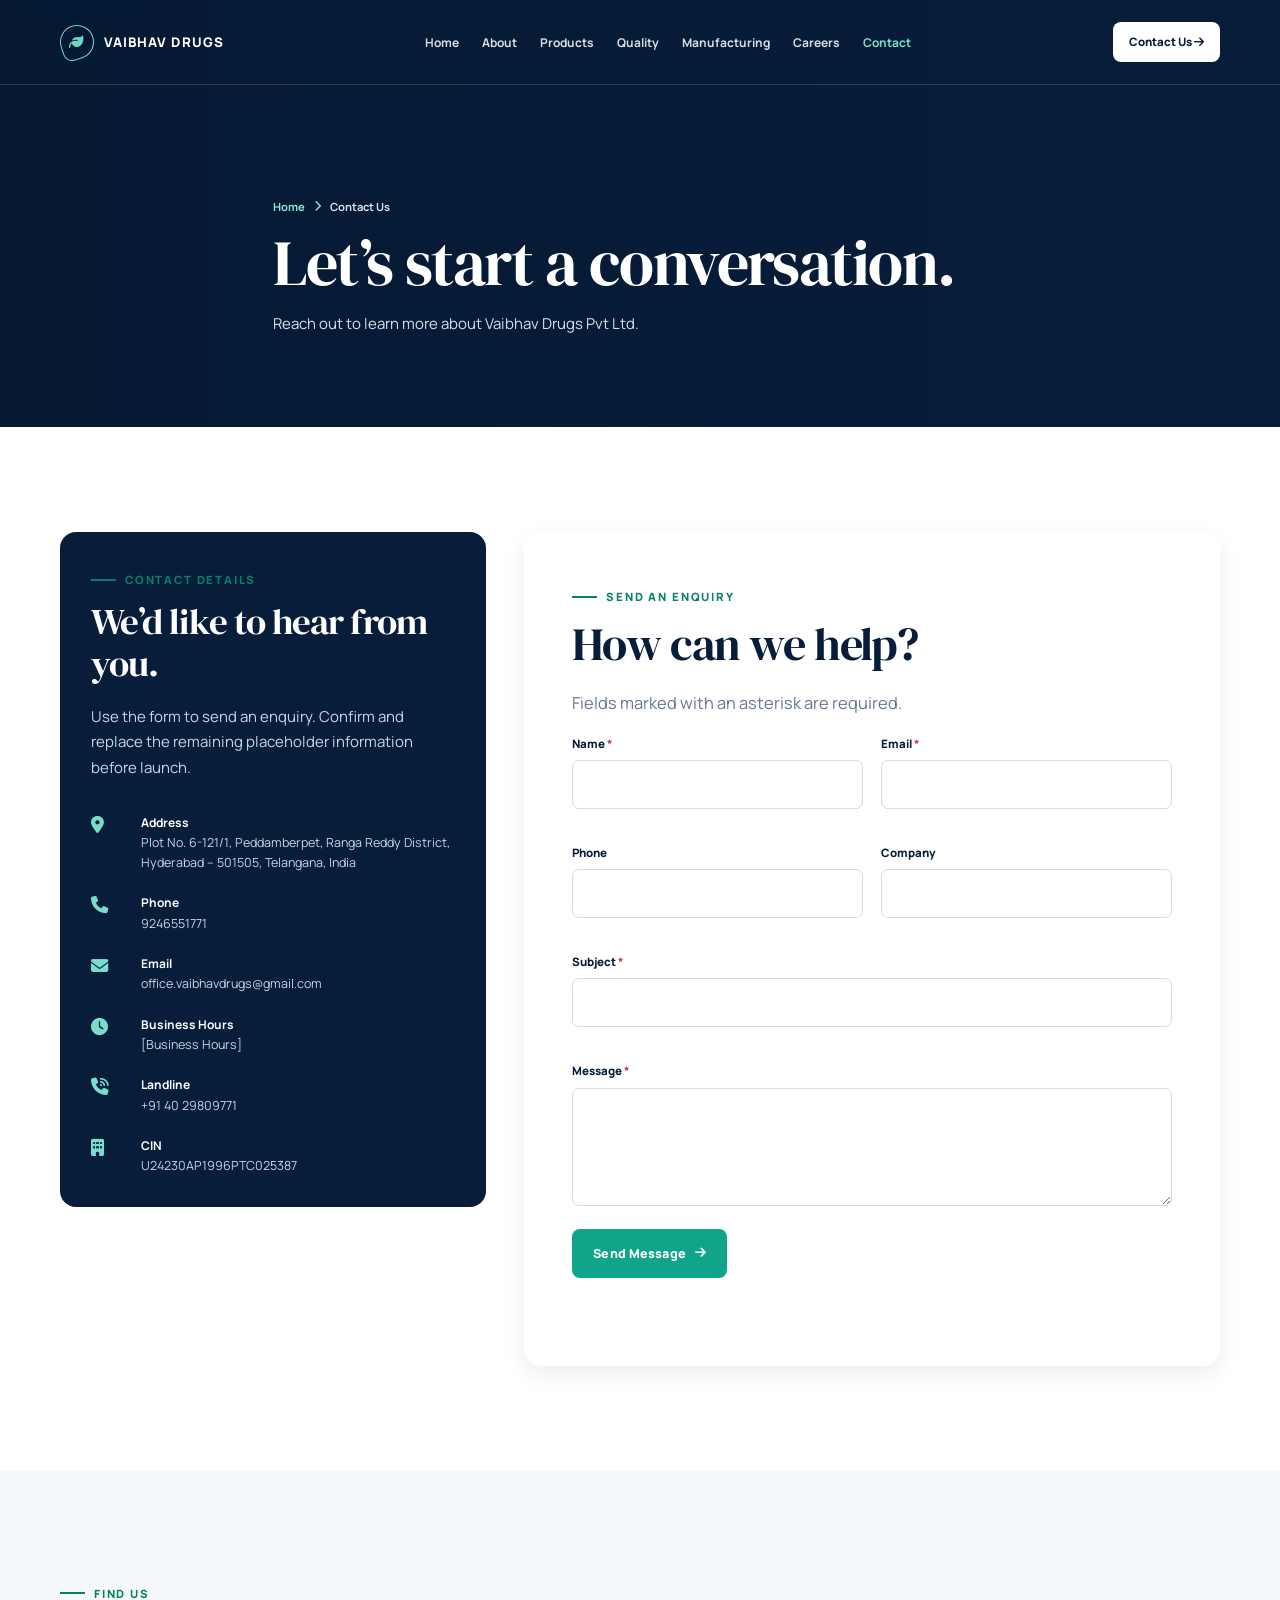
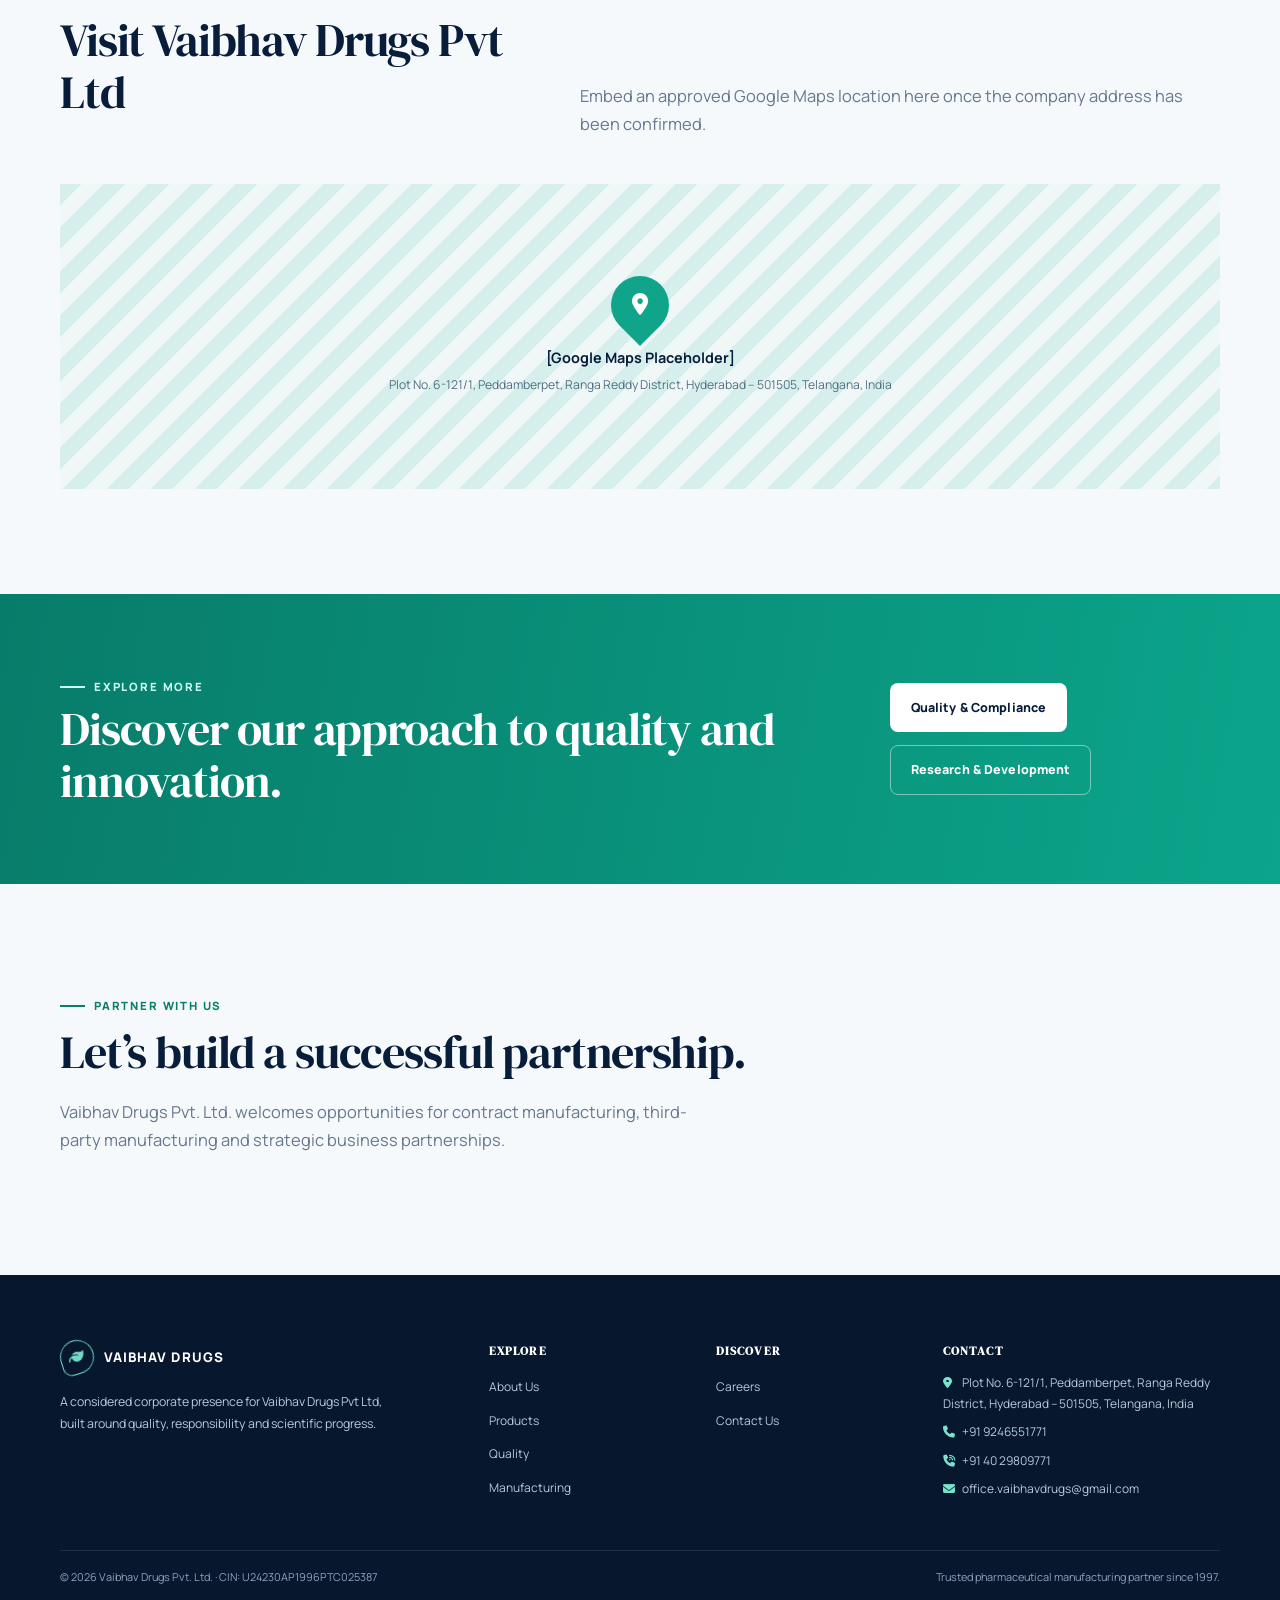
<file: contact.html>
<!doctype html>
<html lang="en"><head><meta charset="utf-8"><meta name="viewport" content="width=device-width, initial-scale=1"><title>Contact Us | Vaibhav Drugs Pvt Ltd</title><meta name="description" content="Contact Vaibhav Drugs Pvt Ltd. Company contact details are available as placeholders pending confirmation."><meta property="og:title" content="Contact Vaibhav Drugs Pvt Ltd"><meta property="og:type" content="website"><link rel="preconnect" href="https://fonts.googleapis.com"><link rel="preconnect" href="https://fonts.gstatic.com" crossorigin><link rel="stylesheet" href="https://cdnjs.cloudflare.com/ajax/libs/font-awesome/6.5.2/css/all.min.css"><link rel="stylesheet" href="css/style.css"><link rel="stylesheet" href="css/responsive.css"></head>
<body><a class="skip-link" href="#main-content">Skip to content</a><header class="site-header"><div class="container nav"><a class="brand" href="index.html" aria-label="Vaibhav Drugs home"><span class="brand-mark"><i class="fa-solid fa-leaf"></i></span>VAIBHAV DRUGS</a><button class="menu-toggle" aria-label="Toggle navigation" aria-expanded="false" aria-controls="main-menu"><span class="bar"></span><span class="bar"></span><span class="bar"></span></button><nav aria-label="Primary navigation"><ul class="nav-links" id="main-menu"><li><a href="index.html">Home</a></li><li><a href="about.html">About</a></li><li><a href="products.html">Products</a></li><li><a href="quality.html">Quality</a></li><li><a href="manufacturing.html">Manufacturing</a></li><li><a href="research.html">R&amp;D</a></li><li><a href="careers.html">Careers</a></li><li><a class="active" href="contact.html">Contact</a></li></ul></nav><a class="nav-contact" href="contact.html">Contact Us <i class="fa-solid fa-arrow-right"></i></a></div></header>
<main id="main-content"><section class="page-hero contact-hero"><div class="container hero-content"><div class="breadcrumbs"><a href="index.html">Home</a><i class="fa-solid fa-chevron-right"></i><span>Contact Us</span></div><h1>Let’s start a conversation.</h1><p>Reach out to learn more about Vaibhav Drugs Pvt Ltd.</p></div></section>
<section class="section"><div class="container contact-grid"><aside class="contact-card reveal"><span class="section-label">Contact details</span><h2>We’d like to hear from you.</h2><p>Use the form to send an enquiry. Confirm and replace the remaining placeholder information before launch.</p><div class="contact-list"><div class="contact-item"><i class="fa-solid fa-location-dot"></i><div><strong>Address</strong><span>[Company Address]</span></div></div><div class="contact-item"><i class="fa-solid fa-phone"></i><div><strong>Phone</strong><span><a href="tel:+919246551771">9246551771</a></span></div></div><div class="contact-item"><i class="fa-solid fa-envelope"></i><div><strong>Email</strong><span><a href="mailto:office.vaibhavdrugs@gmail.com">office.vaibhavdrugs@gmail.com</a></span></div></div><div class="contact-item"><i class="fa-solid fa-clock"></i><div><strong>Business Hours</strong><span>[Business Hours]</span></div></div></div></aside>
<div class="form-shell reveal"><span class="section-label">Send an enquiry</span><h2>How can we help?</h2><p class="lead">Fields marked with an asterisk are required.</p><form data-validate novalidate><div class="form-grid"><div class="field"><label for="contact-name">Name <span>*</span></label><input id="contact-name" name="name" required autocomplete="name"><span class="error"></span></div><div class="field"><label for="contact-email">Email <span>*</span></label><input id="contact-email" name="email" type="email" required autocomplete="email"><span class="error"></span></div><div class="field"><label for="contact-phone">Phone</label><input id="contact-phone" name="phone" type="tel" autocomplete="tel"><span class="error"></span></div><div class="field"><label for="contact-company">Company</label><input id="contact-company" name="company" autocomplete="organization"><span class="error"></span></div><div class="field full"><label for="contact-subject">Subject <span>*</span></label><input id="contact-subject" name="subject" required><span class="error"></span></div><div class="field full"><label for="contact-message">Message <span>*</span></label><textarea id="contact-message" name="message" required></textarea><span class="error"></span></div></div><button class="button button-primary" type="submit">Send Message <i class="fa-solid fa-arrow-right"></i></button><p class="form-status" aria-live="polite"></p></form></div></div></section>
<section class="section section-soft"><div class="container"><div class="split-heading reveal"><div><span class="section-label">Find us</span><h2>Visit Vaibhav Drugs Pvt Ltd</h2></div><p class="lead">Embed an approved Google Maps location here once the company address has been confirmed.</p></div><div class="map-placeholder reveal" role="img" aria-label="Map location placeholder"><div><div class="map-marker"><i class="fa-solid fa-location-dot"></i></div><strong>[Google Maps Placeholder]</strong><span>[Company Address]</span></div></div></div></section>
<section class="cta"><div class="container"><div><span class="section-label">Explore more</span><h2>Discover our approach to quality and innovation.</h2></div><div class="button-row"><a class="button button-light" href="quality.html">Quality &amp; Compliance</a><a class="button button-ghost-light" href="research.html">Research &amp; Development</a></div></div></section></main>
<footer data-site-footer></footer><script src="js/components.js"></script><script src="js/main.js"></script><script src="js/animations.js"></script></body></html>
</file>
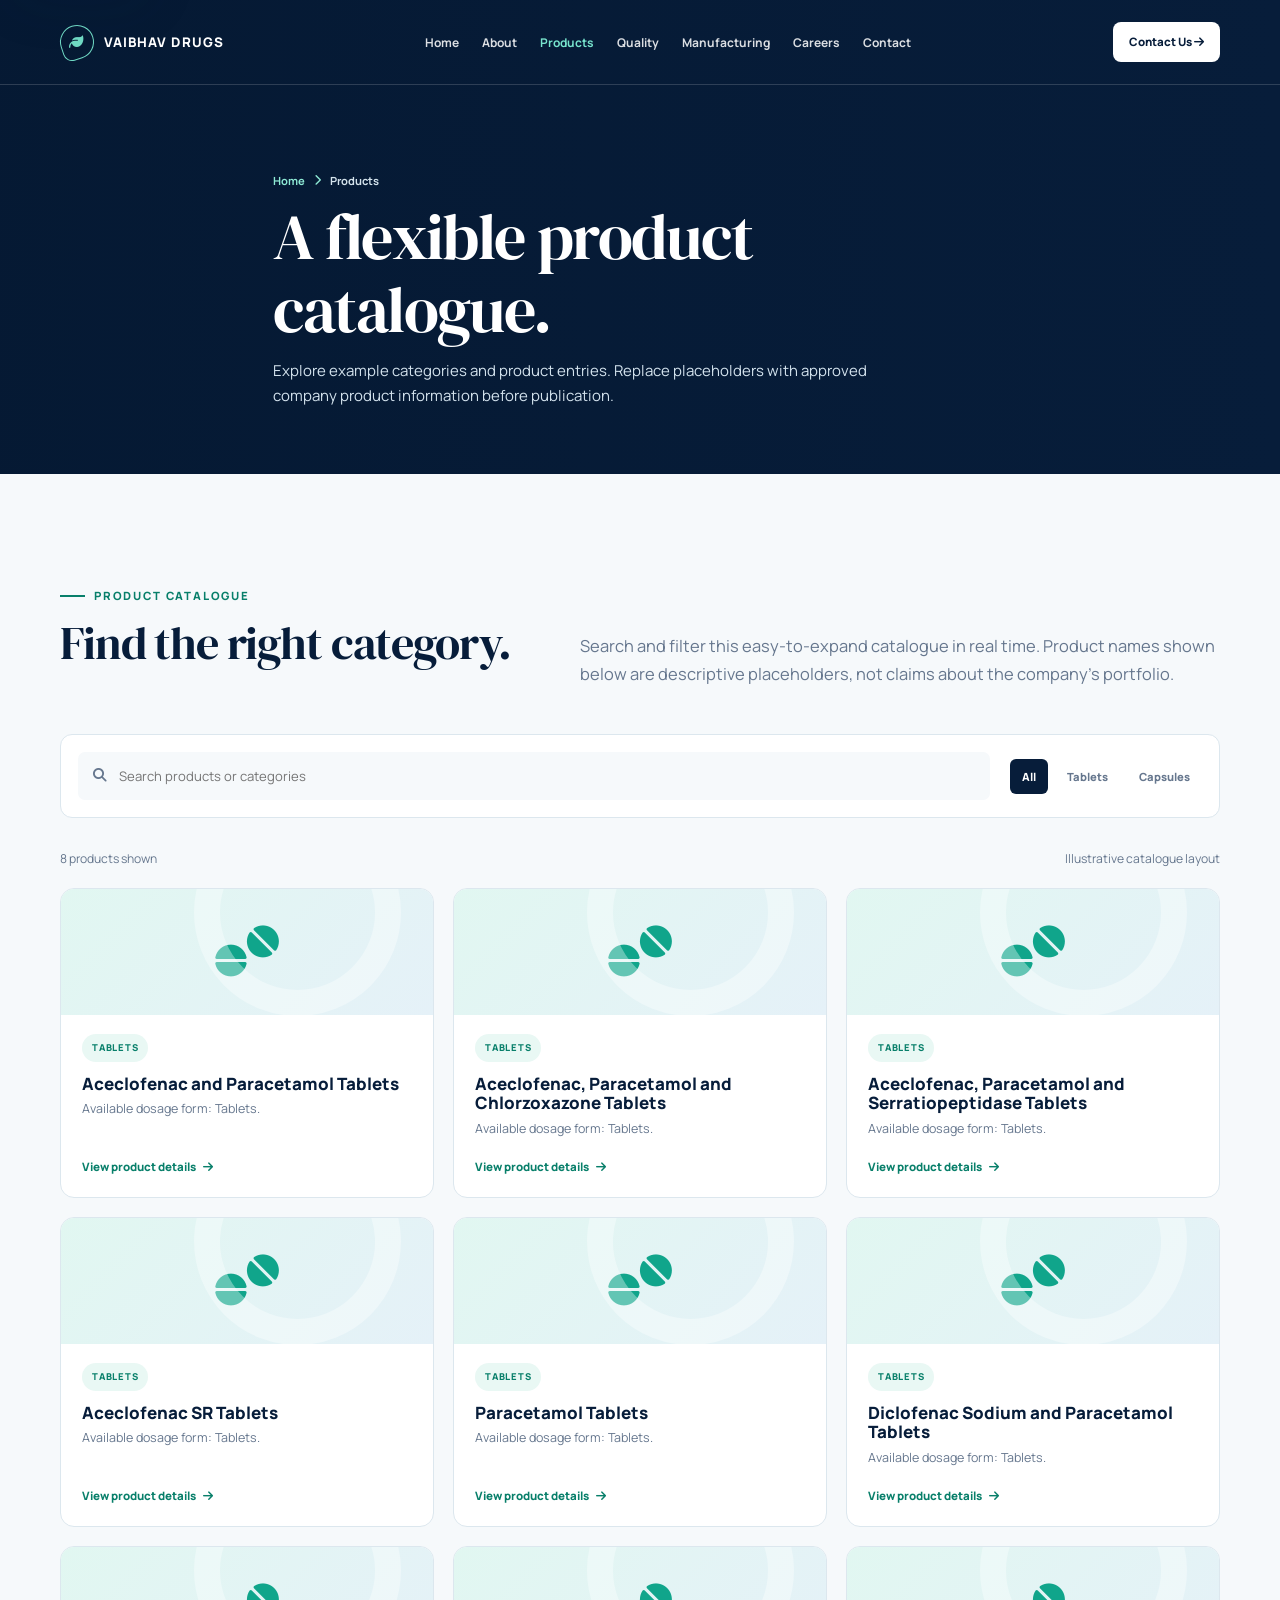
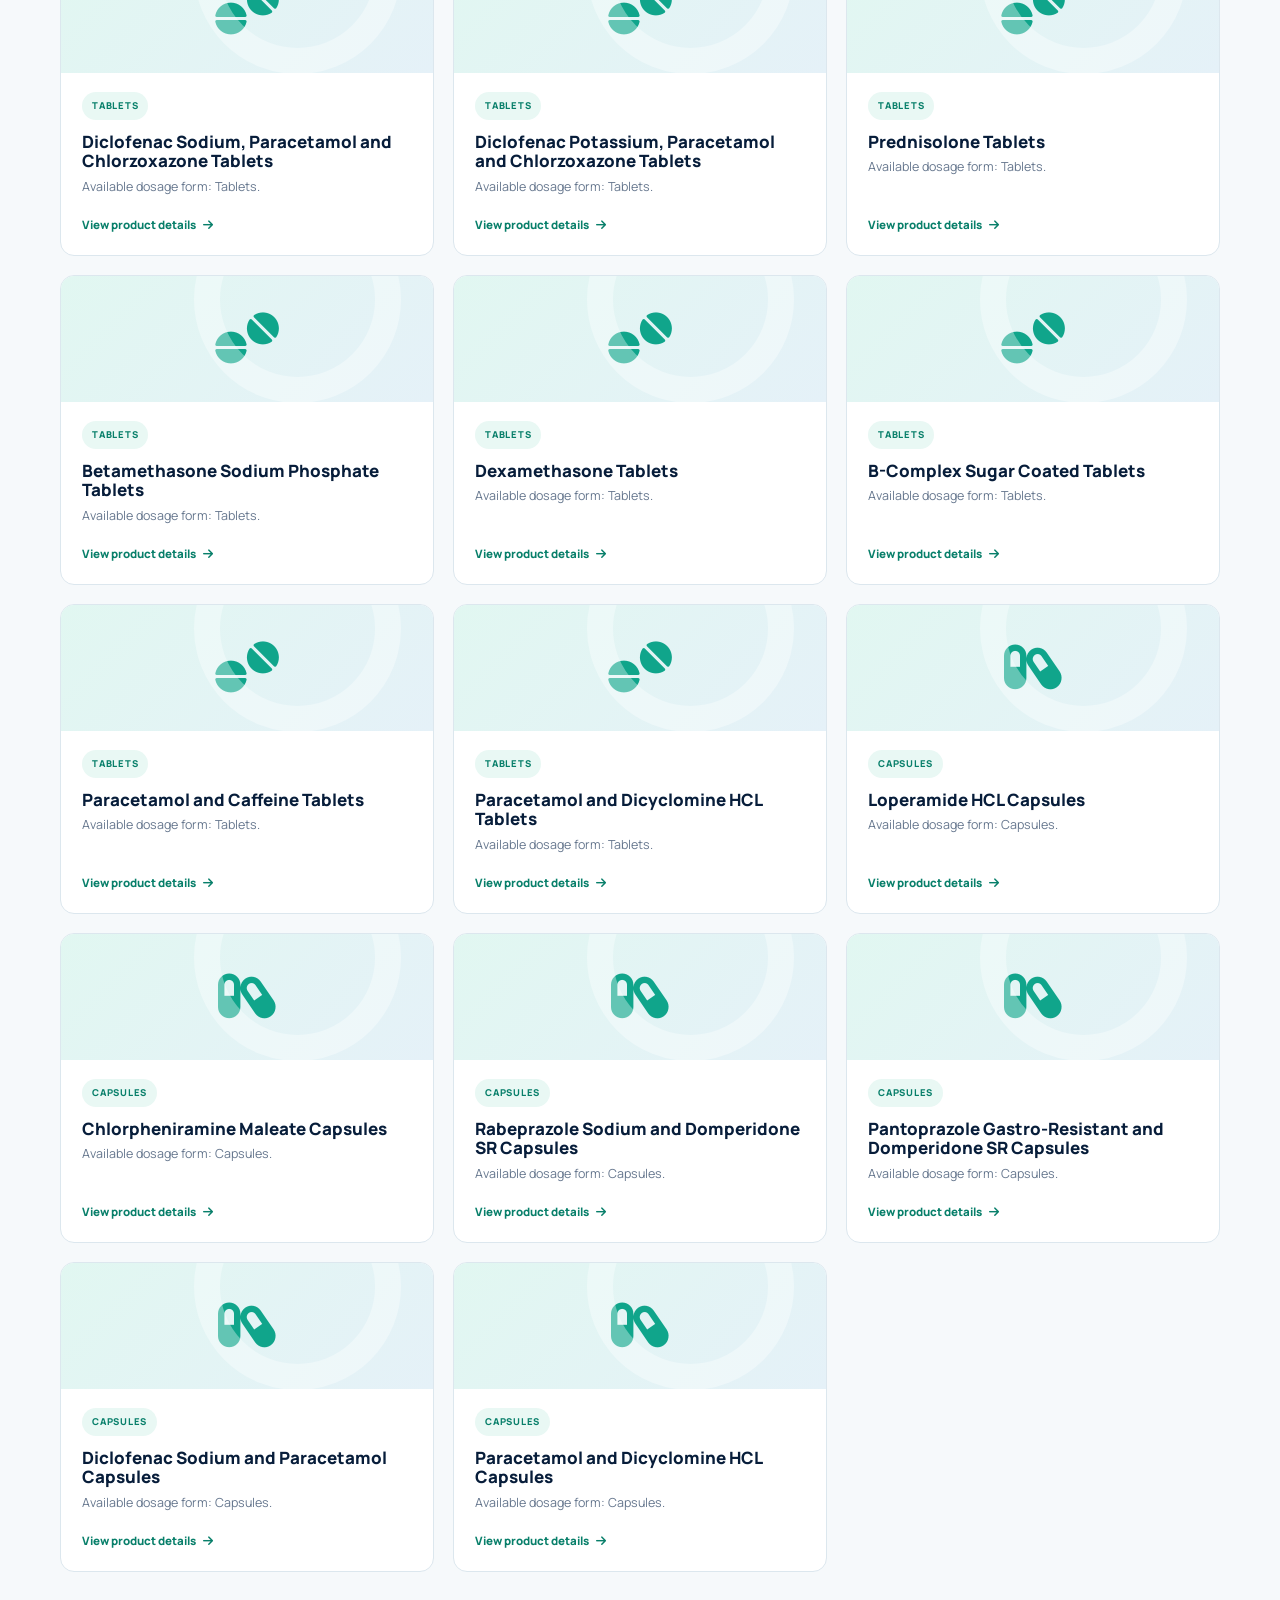
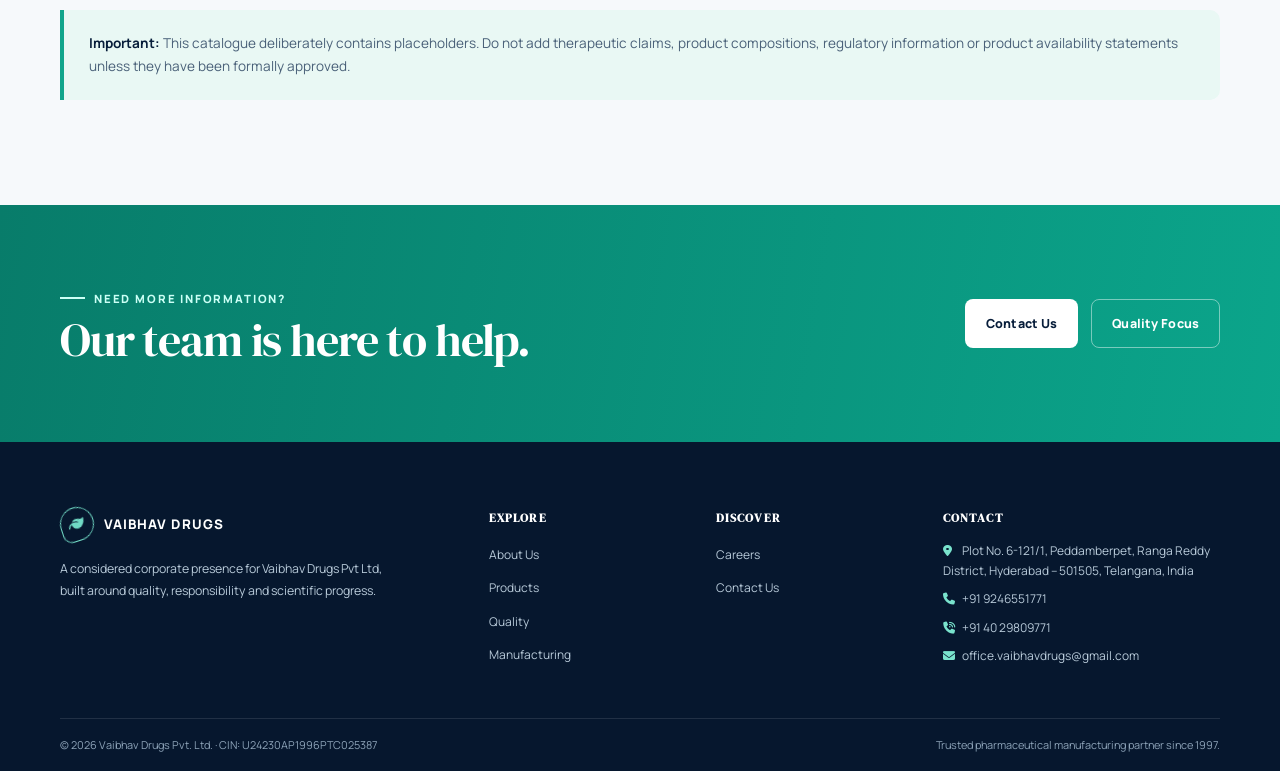
<file: products.html>
<!doctype html>
<html lang="en"><head><meta charset="utf-8"><meta name="viewport" content="width=device-width, initial-scale=1"><title>Products | Vaibhav Drugs Pvt Ltd</title><meta name="description" content="Explore the expandable pharmaceutical product catalogue of Vaibhav Drugs Pvt Ltd."><meta property="og:title" content="Products | Vaibhav Drugs Pvt Ltd"><meta property="og:type" content="website"><link rel="preconnect" href="https://fonts.googleapis.com"><link rel="preconnect" href="https://fonts.gstatic.com" crossorigin><link rel="stylesheet" href="https://cdnjs.cloudflare.com/ajax/libs/font-awesome/6.5.2/css/all.min.css"><link rel="stylesheet" href="css/style.css"><link rel="stylesheet" href="css/responsive.css"></head>
<body><a class="skip-link" href="#main-content">Skip to content</a><header class="site-header"><div class="container nav"><a class="brand" href="index.html" aria-label="Vaibhav Drugs home"><span class="brand-mark"><i class="fa-solid fa-leaf"></i></span>VAIBHAV DRUGS</a><button class="menu-toggle" aria-label="Toggle navigation" aria-expanded="false" aria-controls="main-menu"><span class="bar"></span><span class="bar"></span><span class="bar"></span></button><nav aria-label="Primary navigation"><ul class="nav-links" id="main-menu"><li><a href="index.html">Home</a></li><li><a href="about.html">About</a></li><li><a class="active" href="products.html">Products</a></li><li><a href="quality.html">Quality</a></li><li><a href="manufacturing.html">Manufacturing</a></li><li><a href="research.html">R&amp;D</a></li><li><a href="careers.html">Careers</a></li><li><a href="contact.html">Contact</a></li></ul></nav><a class="nav-contact" href="contact.html">Contact Us <i class="fa-solid fa-arrow-right"></i></a></div></header>
<main id="main-content"><section class="page-hero products-hero"><div class="container hero-content"><div class="breadcrumbs"><a href="index.html">Home</a><i class="fa-solid fa-chevron-right"></i><span>Products</span></div><h1>A flexible product catalogue.</h1><p>Explore example categories and product entries. Replace placeholders with approved company product information before publication.</p></div></section>
<section class="section section-soft"><div class="container"><div class="split-heading reveal"><div><span class="section-label">Product catalogue</span><h2>Find the right category.</h2></div><p class="lead">Search and filter this easy-to-expand catalogue in real time. Product names shown below are descriptive placeholders, not claims about the company’s portfolio.</p></div><div class="catalogue-toolbar reveal"><div class="search-wrap"><i class="fa-solid fa-magnifying-glass"></i><label class="visually-hidden" for="product-search">Search products</label><input id="product-search" type="search" placeholder="Search products or categories"></div><div class="filters" aria-label="Product categories"><button class="filter active" data-filter="all" type="button">All</button><button class="filter" data-filter="tablet" type="button">Tablets</button><button class="filter" data-filter="capsule" type="button">Capsules</button><button class="filter" data-filter="syrup" type="button">Syrups</button><button class="filter" data-filter="injectable" type="button">Injectables</button><button class="filter" data-filter="formulation" type="button">Formulations</button></div></div><div class="catalogue-meta"><span id="product-count" aria-live="polite">8 products shown</span><span>Illustrative catalogue layout</span></div>
<div class="product-grid">
  <article class="product-card reveal" data-category="tablet" data-name="[Tablet Product Name]" data-type="Tablets" data-description="This is a clearly marked placeholder product detail. Add approved product composition, therapeutic information and prescribing content only after review by the appropriate company and regulatory teams."><div class="product-art"><i class="fa-solid fa-tablets"></i></div><div class="product-info"><span class="pill">Tablets</span><h3>[Tablet Product Name]</h3><p>Placeholder description for an approved tablet product listing.</p><button class="text-button" data-product type="button">View product details <i class="fa-solid fa-arrow-right"></i></button></div></article>
  <article class="product-card reveal" data-category="tablet" data-name="[Tablet Product Name]" data-type="Tablets" data-description="This is a placeholder entry for a second tablet product. The detail section can be expanded with approved information when it is provided."><div class="product-art"><i class="fa-solid fa-pills"></i></div><div class="product-info"><span class="pill">Tablets</span><h3>[Tablet Product Name]</h3><p>Placeholder description for an approved tablet product listing.</p><button class="text-button" data-product type="button">View product details <i class="fa-solid fa-arrow-right"></i></button></div></article>
  <article class="product-card reveal" data-category="capsule" data-name="[Capsule Product Name]" data-type="Capsules" data-description="This is a placeholder entry. Use verified product information and company-approved copy before publishing."><div class="product-art"><i class="fa-solid fa-capsules"></i></div><div class="product-info"><span class="pill">Capsules</span><h3>[Capsule Product Name]</h3><p>Placeholder description for an approved capsule product listing.</p><button class="text-button" data-product type="button">View product details <i class="fa-solid fa-arrow-right"></i></button></div></article>
  <article class="product-card reveal" data-category="syrup" data-name="[Syrup Product Name]" data-type="Syrups" data-description="This is a placeholder entry. Add only approved medical, product and regulatory content here."><div class="product-art"><i class="fa-solid fa-flask"></i></div><div class="product-info"><span class="pill">Syrups</span><h3>[Syrup Product Name]</h3><p>Placeholder description for an approved syrup product listing.</p><button class="text-button" data-product type="button">View product details <i class="fa-solid fa-arrow-right"></i></button></div></article>
  <article class="product-card reveal" data-category="injectable" data-name="[Injectable Product Name]" data-type="Injectables" data-description="This is a placeholder entry. Specific product claims and instructions must be reviewed and approved before use."><div class="product-art"><i class="fa-solid fa-syringe"></i></div><div class="product-info"><span class="pill">Injectables</span><h3>[Injectable Product Name]</h3><p>Placeholder description for an approved injectable product listing.</p><button class="text-button" data-product type="button">View product details <i class="fa-solid fa-arrow-right"></i></button></div></article>
  <article class="product-card reveal" data-category="formulation" data-name="[Formulation Product Name]" data-type="Pharmaceutical Formulations" data-description="This placeholder gives your team a reusable pattern for an approved pharmaceutical formulation entry."><div class="product-art"><i class="fa-solid fa-mortar-pestle"></i></div><div class="product-info"><span class="pill">Formulations</span><h3>[Formulation Product Name]</h3><p>Placeholder description for an approved formulation listing.</p><button class="text-button" data-product type="button">View product details <i class="fa-solid fa-arrow-right"></i></button></div></article>
  <article class="product-card reveal" data-category="capsule" data-name="[Capsule Product Name]" data-type="Capsules" data-description="This is a reusable placeholder product entry, ready for verified company product information."><div class="product-art"><i class="fa-solid fa-capsules"></i></div><div class="product-info"><span class="pill">Capsules</span><h3>[Capsule Product Name]</h3><p>Placeholder description for an approved capsule product listing.</p><button class="text-button" data-product type="button">View product details <i class="fa-solid fa-arrow-right"></i></button></div></article>
  <article class="product-card reveal" data-category="formulation" data-name="[Healthcare Product Name]" data-type="Other Healthcare Products" data-description="This is a placeholder entry for another healthcare product category. Populate with authorized details only."><div class="product-art"><i class="fa-solid fa-heart-pulse"></i></div><div class="product-info"><span class="pill">Healthcare</span><h3>[Healthcare Product Name]</h3><p>Placeholder description for an approved healthcare product listing.</p><button class="text-button" data-product type="button">View product details <i class="fa-solid fa-arrow-right"></i></button></div></article>
</div><div class="compliance-note reveal"><strong>Important:</strong> This catalogue deliberately contains placeholders. Do not add therapeutic claims, product compositions, regulatory information or product availability statements unless they have been formally approved.</div></div></section>
<section class="cta"><div class="container"><div><span class="section-label">Need more information?</span><h2>Our team is here to help.</h2></div><div class="button-row"><a class="button button-light" href="contact.html">Contact Us</a><a class="button button-ghost-light" href="quality.html">Quality Focus</a></div></div></section></main>
<div class="modal" id="product-modal" role="dialog" aria-modal="true" aria-labelledby="modal-title"><div class="modal-box"><button class="modal-close" type="button" aria-label="Close product details"><i class="fa-solid fa-xmark"></i></button><span class="pill" id="modal-category">Category</span><h2 id="modal-title">Product name</h2><p class="modal-details" id="modal-description"></p><p><a class="button button-primary" href="contact.html">Enquire about this product <i class="fa-solid fa-arrow-right"></i></a></p></div></div>
<footer data-site-footer></footer><script src="js/components.js"></script><script src="js/main.js"></script><script src="js/animations.js"></script><script src="js/products.js"></script></body></html>
</file>
<file: css/style.css>
@import url('https://fonts.googleapis.com/css2?family=DM+Serif+Display:ital@0;1&family=Manrope:wght@400;500;600;700;800&display=swap');

:root {
  --navy: #071d3a;
  --navy-2: #0b2b50;
  --teal: #10a58b;
  --teal-dark: #087f6a;
  --mint: #e9f8f4;
  --sky: #eaf4fa;
  --ink: #17304d;
  --muted: #66778e;
  --line: #dce7ee;
  --paper: #fff;
  --offwhite: #f6f9fb;
  --serif: 'DM Serif Display', Georgia, serif;
  --sans: 'Manrope', Arial, sans-serif;
  --shadow-sm: 0 8px 22px rgba(9, 36, 65, .08);
  --shadow: 0 20px 55px rgba(9, 36, 65, .11);
  --radius: 20px;
  --container: min(1160px, calc(100% - 48px));
}

* { box-sizing: border-box; }
.visually-hidden { position: absolute; width: 1px; height: 1px; padding: 0; margin: -1px; overflow: hidden; clip: rect(0,0,0,0); white-space: nowrap; border: 0; }
html { scroll-behavior: smooth; }
body { margin: 0; color: var(--ink); background: var(--paper); font-family: var(--sans); font-size: 15px; line-height: 1.7; overflow-x: hidden; }
body.menu-open { overflow: hidden; }
img { max-width: 100%; display: block; }
a { color: inherit; text-decoration: none; }
button, input, textarea, select { font: inherit; }
button { cursor: pointer; }
:focus-visible { outline: 3px solid #25bfa4; outline-offset: 3px; }
.skip-link { position: fixed; z-index: 2000; left: 12px; top: -64px; background: var(--paper); color: var(--navy); padding: 10px 16px; border-radius: 8px; box-shadow: var(--shadow); }
.skip-link:focus { top: 12px; }
.container { width: var(--container); margin-inline: auto; }
.section { padding: 105px 0; position: relative; }
.section-soft { background: var(--offwhite); }
.section-navy { color: #fff; background: var(--navy); }
.section-label { color: var(--teal-dark); display: inline-flex; align-items: center; gap: 9px; font-size: .71rem; font-weight: 800; letter-spacing: .16em; text-transform: uppercase; }
.section-label::before { content: ''; width: 25px; height: 2px; background: currentColor; }
.section-navy .section-label { color: #73dfca; }
h1, h2, h3, h4, p { margin-top: 0; }
h1, h2, h3 { line-height: 1.14; color: var(--navy); }
h1, h2 { font-family: var(--serif); font-weight: 400; letter-spacing: -.025em; }
h1 { font-size: clamp(2.75rem, 5vw, 5rem); }
h2 { font-size: clamp(2.25rem, 3.6vw, 3.45rem); margin: 11px 0 19px; }
h3 { font-size: 1.06rem; font-weight: 800; margin-bottom: 8px; }
.section-navy h2, .section-navy h3 { color: #fff; }
.lead { color: var(--muted); max-width: 640px; font-size: 1.03rem; }
.section-navy .lead { color: #c5d5e6; }
.split-heading { display: flex; justify-content: space-between; align-items: end; gap: 28px; margin-bottom: 46px; }
.split-heading .lead { margin: 0; }

/* navigation */
.site-header { position: absolute; width: 100%; z-index: 1000; color: #fff; border-bottom: 1px solid rgba(255,255,255,.16); transition: background .25s, box-shadow .25s; }
.site-header.fixed { position: fixed; top: 0; background: rgba(7,29,58,.96); box-shadow: 0 5px 30px rgba(3,17,36,.2); }
.nav { height: 84px; display: flex; align-items: center; justify-content: space-between; gap: 24px; }
.brand { display: flex; align-items: center; gap: 10px; font-weight: 800; letter-spacing: .08em; font-size: .83rem; white-space: nowrap; }
.brand-mark { width: 34px; height: 34px; border: 1.5px solid #70dac5; border-radius: 50% 50% 50% 9px; display: grid; place-items: center; color: #70dac5; transform: rotate(-18deg); }
.brand-mark i { transform: rotate(18deg); font-size: .9rem; }
.nav-links { padding: 0; margin: 0; display: flex; align-items: center; gap: 23px; list-style: none; }
.nav-links a { font-size: .75rem; font-weight: 700; color: rgba(255,255,255,.86); transition: color .2s; }
.nav-links a:hover, .nav-links a.active { color: #78e5ce; }
.nav-contact { color: var(--navy); background: #fff; padding: 10px 16px; border-radius: 8px; font-size: .72rem; font-weight: 800; white-space: nowrap; transition: transform .2s, background .2s; }
.nav-contact:hover { transform: translateY(-2px); background: #7be1cd; }
.menu-toggle { display: none; padding: 9px; border: 0; color: #fff; background: transparent; }
.menu-toggle .bar { display: block; width: 25px; height: 2px; margin: 5px 0; background: currentColor; transition: transform .2s, opacity .2s; }
.menu-toggle[aria-expanded='true'] .bar:nth-child(1) { transform: translateY(7px) rotate(45deg); }
.menu-toggle[aria-expanded='true'] .bar:nth-child(2) { opacity: 0; }
.menu-toggle[aria-expanded='true'] .bar:nth-child(3) { transform: translateY(-7px) rotate(-45deg); }

/* buttons and visual atoms */
.button-row { display: flex; flex-wrap: wrap; gap: 13px; }
.button { display: inline-flex; justify-content: center; align-items: center; gap: 9px; padding: 13px 20px; border: 1px solid transparent; border-radius: 8px; font-size: .78rem; font-weight: 800; letter-spacing: .01em; transition: transform .2s, background .2s, color .2s, border .2s; }
.button:hover { transform: translateY(-3px); }
.button-primary { color: #fff; background: var(--teal); }
.button-primary:hover { background: var(--teal-dark); }
.button-light { color: var(--navy); background: #fff; }
.button-outline { color: var(--navy); border-color: #bed1da; background: transparent; }
.button-outline:hover { color: #fff; background: var(--navy); border-color: var(--navy); }
.button-ghost-light { color: #fff; border-color: rgba(255,255,255,.45); }
.button-ghost-light:hover { color: var(--navy); background: #fff; }
.icon-box { width: 48px; height: 48px; border-radius: 14px; display: grid; place-items: center; background: var(--mint); color: var(--teal-dark); font-size: 1.15rem; }
.image-frame { overflow: hidden; border-radius: var(--radius); position: relative; }
.image-frame img { width: 100%; height: 100%; object-fit: cover; transition: transform .65s ease; }
.image-frame:hover img { transform: scale(1.06); }
.image-note { position: absolute; z-index: 2; bottom: 21px; right: 21px; max-width: 214px; padding: 17px 18px; color: #fff; background: var(--navy); border-radius: 12px; font-weight: 700; font-size: .78rem; line-height: 1.45; }

/* home */
.hero { min-height: 735px; isolation: isolate; display: flex; align-items: center; color: #fff; padding: 132px 0 74px; background: url('https://images.unsplash.com/photo-1582719478250-c89cae4dc85b?auto=format&fit=crop&w=2000&q=85') center/cover; }
.hero::before { content: ''; z-index: -1; position: absolute; inset: 0; background: linear-gradient(90deg, rgba(5,25,51,.95) 2%, rgba(6,31,60,.84) 46%, rgba(5,25,51,.42) 100%); }
.hero-content { max-width: 735px; }
.hero .section-label { color: #7de4cf; }
.hero h1 { color: #fff; max-width: 650px; margin: 15px 0 20px; }
.hero-copy { max-width: 610px; color: #d8e6ef; font-size: 1.02rem; margin-bottom: 31px; }
.hero-meta { display: flex; align-items: center; gap: 14px; margin-top: 55px; font-size: .73rem; color: #c3d4e2; }
.hero-meta .line { display: block; width: 52px; height: 1px; background: #6bdac3; }
.stat-band { margin-top: -72px; position: relative; z-index: 3; }
.stats { display: grid; grid-template-columns: repeat(4, 1fr); padding: 31px 20px; color: #fff; background: var(--teal); border-radius: 14px; box-shadow: 0 18px 45px rgba(5,86,76,.22); }
.stat { text-align: center; border-right: 1px solid rgba(255,255,255,.25); }
.stat:last-child { border: 0; }
.stat-number { font: 400 clamp(2rem, 3vw, 2.8rem)/1 var(--serif); }
.stat-label { display: block; margin-top: 8px; font-size: .67rem; font-weight: 700; letter-spacing: .1em; text-transform: uppercase; }
.intro-grid { display: grid; grid-template-columns: .94fr 1.06fr; gap: clamp(38px, 7vw, 96px); align-items: center; }
.intro-image { min-height: 485px; }
.intro-points { display: grid; grid-template-columns: 1fr 1fr; gap: 15px 24px; padding: 18px 0 27px; margin: 25px 0; border-top: 1px solid var(--line); border-bottom: 1px solid var(--line); }
.intro-points div { color: var(--navy); font-size: .81rem; font-weight: 800; }
.intro-points i { color: var(--teal); margin-right: 8px; }
.values-grid { display: grid; grid-template-columns: repeat(4, 1fr); gap: 18px; }
.value-card { padding: 31px 25px; min-height: 238px; background: #fff; border: 1px solid #e5edf2; border-radius: 15px; transition: transform .25s, box-shadow .25s, border .25s; }
.value-card:hover { transform: translateY(-8px); border-color: transparent; box-shadow: var(--shadow); }
.value-card .icon-box { margin-bottom: 26px; }
.value-card p { margin: 0; color: var(--muted); font-size: .84rem; }
.product-teasers { display: grid; grid-template-columns: repeat(3, 1fr); gap: 19px; }
.teaser-card { min-height: 210px; padding: 26px; display: flex; flex-direction: column; justify-content: space-between; overflow: hidden; position: relative; color: #fff; border-radius: 15px; background: #173d57; }
.teaser-card::before { content: ''; position: absolute; inset: 0; background: linear-gradient(145deg, rgba(7,29,58,.9), rgba(10,165,139,.52)); z-index: 1; }
.teaser-card:nth-child(2) { background-image: url('https://images.unsplash.com/photo-1584308666744-24d5c474f2ae?auto=format&fit=crop&w=800&q=80'); background-size: cover; }
.teaser-card:nth-child(3) { background-image: url('https://images.unsplash.com/photo-1532187863486-abf9dbad1b69?auto=format&fit=crop&w=800&q=80'); background-size: cover; }
.teaser-card:nth-child(4) { background-image: url('https://images.unsplash.com/photo-1576091160399-112ba8d25d1d?auto=format&fit=crop&w=800&q=80'); background-size: cover; }
.teaser-card:nth-child(5) { background-image: url('https://images.unsplash.com/photo-1579154204601-01588f351e67?auto=format&fit=crop&w=800&q=80'); background-size: cover; }
.teaser-card:nth-child(6) { background-image: url('https://images.unsplash.com/photo-1587854692152-cbe660dbde88?auto=format&fit=crop&w=800&q=80'); background-size: cover; }
.teaser-card > * { z-index: 2; position: relative; }
.teaser-card i { color: #7be1cd; font-size: 1.5rem; }
.teaser-card h3 { color: #fff; font-size: 1.16rem; margin: 0; }
.teaser-card span { font-size: .74rem; color: #e8f4f6; }
.center-action { margin-top: 33px; text-align: center; }
.feature-grid { display: grid; grid-template-columns: 1.1fr .9fr; gap: 70px; align-items: center; }
.feature-image { height: 500px; }
.feature-list { display: grid; gap: 6px; margin-top: 31px; }
.feature-item { display: grid; grid-template-columns: 45px 1fr; gap: 15px; padding: 16px 0; border-bottom: 1px solid var(--line); }
.feature-item i { color: var(--teal); font-size: 1.08rem; padding-top: 3px; }
.feature-item h3 { margin: 0 0 3px; }
.feature-item p { margin: 0; color: var(--muted); font-size: .8rem; }
.quality-grid { display: grid; grid-template-columns: repeat(4, 1fr); gap: 16px; }
.quality-card { min-height: 262px; padding: 28px 23px; border-radius: 14px; background: rgba(255,255,255,.08); border: 1px solid rgba(255,255,255,.16); transition: background .25s, transform .25s; }
.quality-card:hover { transform: translateY(-7px); background: rgba(16,165,139,.22); }
.quality-card .icon-box { color: #72e1cb; background: rgba(112,218,197,.12); margin-bottom: 30px; }
.quality-card p { color: #c6d7e4; font-size: .8rem; margin: 0; }
.rd-grid { display: grid; grid-template-columns: .87fr 1.13fr; gap: 80px; align-items: center; }
.orbital { height: 400px; position: relative; display: grid; place-items: center; }
.orbital::before, .orbital::after { content: ''; position: absolute; border: 1px solid #b6ded7; border-radius: 50%; }
.orbital::before { width: 340px; height: 175px; transform: rotate(-32deg); }
.orbital::after { width: 300px; height: 205px; transform: rotate(43deg); }
.orbital-core { width: 105px; height: 105px; border-radius: 50%; display: grid; place-items: center; color: #fff; background: var(--teal); box-shadow: 0 0 0 20px #dff4ef; font-size: 2rem; }
.dot { position: absolute; width: 16px; height: 16px; border-radius: 50%; background: var(--navy); box-shadow: 0 0 0 7px #e8f6f3; }
.dot-one { top: 92px; right: 76px; }.dot-two { bottom: 69px; left: 76px; background: var(--teal); }.dot-three { top: 161px; left: 42px; width: 11px; height: 11px; }
.rd-checks { display: grid; grid-template-columns: 1fr 1fr; gap: 16px; margin-top: 28px; }
.check { padding: 16px; background: var(--offwhite); border-radius: 10px; color: var(--navy); font-size: .78rem; font-weight: 800; }
.check i { color: var(--teal); margin-right: 7px; }
.cta { padding: 76px 0; color: #fff; overflow: hidden; background: linear-gradient(100deg, #087c6a, #0ba58b); }
.cta .container { display: flex; align-items: center; justify-content: space-between; gap: 34px; }
.cta h2 { color: #fff; margin: 6px 0 0; }
.cta .section-label { color: #cbfff5; }

/* internal page layout */
.page-hero { isolation: isolate; min-height: 427px; padding: 171px 0 65px; color: #fff; display: flex; align-items: center; position: relative; background: var(--navy) center/cover; }
.page-hero::before { content: ''; z-index: -1; position: absolute; inset: 0; background: linear-gradient(90deg, rgba(5,25,51,.94), rgba(7,29,58,.64)); }
.page-hero h1 { color: #fff; margin: 11px 0; }
.page-hero p { margin: 0; max-width: 660px; color: #d3e2ed; }
.about-hero { background-image: url('https://images.unsplash.com/photo-1532187863486-abf9dbad1b69?auto=format&fit=crop&w=2000&q=85'); }
.products-hero { background-image: url('https://images.unsplash.com/photo-1584308666744-24d5c474f2ae?auto=format&fit=crop&w=2000&q=85'); }
.quality-hero { background-image: url('https://images.unsplash.com/photo-1582719478250-c89cae4dc85b?auto=format&fit=crop&w=2000&q=85'); }
.manufacturing-hero { background-image: url('https://images.unsplash.com/photo-1581093458791-9d09e0a0fe0d?auto=format&fit=crop&w=2000&q=85'); }
.research-hero { background-image: url('https://images.unsplash.com/photo-1579154204601-01588f351e67?auto=format&fit=crop&w=2000&q=85'); }
.careers-hero { background-image: url('https://images.unsplash.com/photo-1556761175-b413da4baf72?auto=format&fit=crop&w=2000&q=85'); }
.contact-hero { background-image: url('https://images.unsplash.com/photo-1576091160399-112ba8d25d1d?auto=format&fit=crop&w=2000&q=85'); }
.breadcrumbs { display: flex; gap: 9px; align-items: center; color: #8eead5; font-size: .7rem; font-weight: 700; }
.breadcrumbs span { color: #d4e3ec; }
.two-col { display: grid; grid-template-columns: 1fr 1fr; gap: clamp(40px, 7vw, 100px); align-items: center; }
.page-image { height: 470px; }
.pill { display: inline-block; padding: 6px 10px; color: var(--teal-dark); background: var(--mint); border-radius: 50px; font-weight: 800; font-size: .67rem; letter-spacing: .08em; text-transform: uppercase; }
.quote-block { padding: 28px; margin-top: 25px; color: #fff; background: var(--navy); border-radius: 12px; font-family: var(--serif); font-size: 1.3rem; line-height: 1.35; }
.quote-block span { display: block; margin-top: 14px; color: #91e2cf; font: 700 .67rem var(--sans); letter-spacing: .09em; text-transform: uppercase; }
.vision-grid { display: grid; grid-template-columns: repeat(2,1fr); gap: 20px; }
.vision-card { padding: 31px; border-radius: 15px; background: #fff; box-shadow: var(--shadow-sm); }
.vision-card .icon-box { margin-bottom: 23px; }
.vision-card p { margin: 0; color: var(--muted); font-size: .84rem; }
.timeline { position: relative; max-width: 875px; margin: 55px auto 0; }
.timeline::before { content: ''; position: absolute; top: 16px; bottom: 16px; left: 50%; width: 1px; background: #c8dbdf; }
.timeline-item { width: 50%; padding: 0 52px 48px 0; position: relative; text-align: right; }
.timeline-item:nth-child(even) { margin-left: 50%; padding: 0 0 48px 52px; text-align: left; }
.timeline-item::after { content: ''; position: absolute; top: 7px; right: -7px; width: 13px; height: 13px; background: var(--teal); border: 4px solid #d9f4ee; border-radius: 50%; }
.timeline-item:nth-child(even)::after { right: auto; left: -7px; }
.timeline-year { color: var(--teal-dark); font-size: .68rem; font-weight: 800; letter-spacing: .1em; }
.timeline-item p { margin: 5px 0 0; color: var(--muted); font-size: .8rem; }
.leaders { display: grid; grid-template-columns: repeat(3,1fr); gap: 20px; }
.leader { overflow: hidden; background: #fff; border: 1px solid var(--line); border-radius: 14px; }
.leader-image { height: 240px; background: #dce9e8 center/cover; }
.leader:nth-child(1) .leader-image { background-image: url('https://images.unsplash.com/photo-1560250097-0b93528c311a?auto=format&fit=crop&w=800&q=80'); }
.leader:nth-child(2) .leader-image { background-image: url('https://images.unsplash.com/photo-1573496359142-b8d87734a5a2?auto=format&fit=crop&w=800&q=80'); }
.leader:nth-child(3) .leader-image { background-image: url('https://images.unsplash.com/photo-1551836022-d5d88e9218df?auto=format&fit=crop&w=800&q=80'); }
.leader-content { padding: 20px; }.leader-content p { color: var(--muted); margin: 0; font-size: .76rem; }.leader-content span { display: block; color: var(--teal-dark); font-size: .67rem; font-weight: 800; letter-spacing: .07em; text-transform: uppercase; }

/* catalogue */
.catalogue-toolbar { display: flex; justify-content: space-between; align-items: center; gap: 20px; margin: 0 0 31px; padding: 17px; border: 1px solid var(--line); background: #fff; border-radius: 12px; }
.search-wrap { min-width: 260px; flex: 1; position: relative; }.search-wrap i { position: absolute; left: 15px; top: 50%; transform: translateY(-50%); color: var(--muted); font-size: .85rem; }
.search-wrap input { width: 100%; padding: 12px 16px 12px 40px; border: 1px solid transparent; background: var(--offwhite); border-radius: 7px; color: var(--ink); outline: 0; font-size: .82rem; }.search-wrap input:focus { border-color: var(--teal); background: #fff; }
.filters { display: flex; flex-wrap: wrap; gap: 7px; }.filter { padding: 8px 12px; border: 0; border-radius: 6px; color: var(--muted); background: transparent; font-size: .7rem; font-weight: 800; }.filter.active, .filter:hover { color: #fff; background: var(--navy); }
.catalogue-meta { display: flex; justify-content: space-between; color: var(--muted); font-size: .76rem; margin-bottom: 18px; }
.product-grid { display: grid; grid-template-columns: repeat(3,1fr); gap: 19px; }
.product-card { display: flex; flex-direction: column; min-height: 310px; overflow: hidden; background: #fff; border: 1px solid var(--line); border-radius: 14px; transition: transform .25s, box-shadow .25s; }.product-card:hover { transform: translateY(-6px); box-shadow: var(--shadow); }
.product-art { height: 126px; display: grid; place-items: center; position: relative; overflow: hidden; color: var(--teal); background: linear-gradient(135deg,#e1f7f1,#e5f1f8); font-size: 3.2rem; }.product-art::after { content: ''; width: 155px; height: 155px; position: absolute; border: 26px solid rgba(255,255,255,.35); border-radius: 50%; transform: translate(50px,-40px); }
.product-info { padding: 19px 21px 20px; display: flex; flex: 1; flex-direction: column; }.product-info .pill { align-self: flex-start; font-size: .59rem; margin-bottom: 12px; }.product-info h3 { margin-bottom: 6px; }.product-info p { color: var(--muted); font-size: .78rem; line-height: 1.55; margin: 0 0 16px; }.text-button { padding: 0; margin-top: auto; border: 0; color: var(--teal-dark); background: transparent; text-align: left; font-size: .72rem; font-weight: 800; }.text-button i { margin-left: 5px; transition: transform .2s; }.text-button:hover i { transform: translateX(4px); }
.empty-state { grid-column: 1/-1; padding: 55px 20px; text-align: center; color: var(--muted); border: 1px dashed #b8ced6; border-radius: 14px; }
.modal { position: fixed; z-index: 2000; inset: 0; display: grid; place-items: center; padding: 22px; background: rgba(3,18,37,.72); opacity: 0; visibility: hidden; transition: opacity .22s, visibility .22s; }.modal.open { opacity: 1; visibility: visible; }.modal-box { width: min(600px,100%); max-height: min(620px, 90vh); overflow: auto; position: relative; padding: 40px; background: #fff; border-radius: 18px; transform: translateY(15px); transition: transform .22s; }.modal.open .modal-box { transform: translateY(0); }.modal-close { position: absolute; top: 14px; right: 14px; width: 34px; height: 34px; border: 0; color: var(--navy); background: var(--mint); border-radius: 50%; }.modal-box h2 { font-size: 2rem; }.modal-details { color: var(--muted); }

/* quality and manufacturing */
.standards-grid { display: grid; grid-template-columns: repeat(3,1fr); gap: 18px; }.standard-card { padding: 27px; border: 1px solid var(--line); border-radius: 14px; background: #fff; }.standard-card .icon-box { margin-bottom: 20px; }.standard-card p { color: var(--muted); margin: 0; font-size: .8rem; }
.quality-statement { padding: 52px; background: linear-gradient(125deg,var(--navy),var(--navy-2)); border-radius: 18px; color: #fff; display: grid; grid-template-columns: 1fr 1fr; gap: 38px; }.quality-statement h2 { color: #fff; }.quality-statement p { color: #c7d8e6; }.quality-statement ul { padding: 0; margin: 0; list-style: none; display: grid; gap: 13px; }.quality-statement li { font-size: .82rem; font-weight: 700; }.quality-statement li i { margin-right: 9px; color: #76e0cb; }
.compliance-note { padding: 22px 25px; margin-top: 38px; color: #496078; border-left: 4px solid var(--teal); background: var(--mint); border-radius: 0 10px 10px 0; font-size: .85rem; }.compliance-note strong { color: var(--navy); }
.process { display: grid; grid-template-columns: repeat(7,1fr); margin: 51px 0 0; }.process-step { min-height: 200px; padding: 22px 15px; text-align: center; position: relative; border-right: 1px solid #d2e2e8; }.process-step:last-child { border: 0; }.process-number { width: 37px; height: 37px; display: grid; place-items: center; margin: 0 auto 17px; color: #fff; background: var(--teal); border-radius: 50%; font-size: .75rem; font-weight: 800; }.process-step h3 { font-size: .82rem; }.process-step p { color: var(--muted); font-size: .71rem; line-height: 1.55; margin: 0; }
.facility-grid { display: grid; grid-template-columns: repeat(3,1fr); gap: 20px; }.facility { min-height: 240px; padding: 26px; display: flex; flex-direction: column; justify-content: end; position: relative; overflow: hidden; border-radius: 15px; color: #fff; background: #0f3854 center/cover; }.facility::before { content: ''; z-index: 1; position: absolute; inset: 0; background: linear-gradient(0deg,rgba(4,24,46,.92),rgba(4,24,46,.1)); }.facility > * { position: relative; z-index: 2; }.facility:nth-child(1) { background-image: url('https://images.unsplash.com/photo-1581093458791-9d09e0a0fe0d?auto=format&fit=crop&w=800&q=80'); }.facility:nth-child(2) { background-image: url('https://images.unsplash.com/photo-1581093588401-fbb62a02f120?auto=format&fit=crop&w=800&q=80'); }.facility:nth-child(3) { background-image: url('https://images.unsplash.com/photo-1581092795360-fd1ca04f0952?auto=format&fit=crop&w=800&q=80'); }.facility h3 { color: #fff; margin: 0; }.facility p { font-size: .76rem; color: #d6e4ed; margin: 4px 0 0; }

/* research */
.research-intro { background: radial-gradient(circle at 82% 20%,#dcf7f1 0,transparent 27%), var(--offwhite); }.research-cards { display: grid; grid-template-columns: repeat(2,1fr); gap: 18px; }.research-card { padding: 28px; background: #fff; border: 1px solid var(--line); border-radius: 14px; }.research-card i { color: var(--teal); font-size: 1.3rem; }.research-card h3 { margin: 18px 0 7px; }.research-card p { margin: 0; color: var(--muted); font-size: .8rem; }
.science-strip { margin-top: 48px; min-height: 340px; overflow: hidden; position: relative; display: flex; align-items: center; color: #fff; border-radius: 17px; background: linear-gradient(90deg,rgba(7,29,58,.94),rgba(7,29,58,.62)), url('https://images.unsplash.com/photo-1532187863486-abf9dbad1b69?auto=format&fit=crop&w=1600&q=85') center/cover; }.science-strip .content { width: min(600px, 82%); margin-left: 7%; }.science-strip h2 { color: #fff; }.science-strip p { color: #d2e2ee; }

/* careers and forms */
.benefits { display: grid; grid-template-columns: repeat(4,1fr); gap: 16px; }.benefit { padding: 24px 19px; border-radius: 13px; background: #fff; border: 1px solid var(--line); }.benefit .icon-box { width: 42px; height: 42px; margin-bottom: 18px; font-size: 1rem; }.benefit h3 { font-size: .91rem; }.benefit p { margin: 0; color: var(--muted); font-size: .75rem; }
.job-list { display: grid; gap: 13px; }.job { display: grid; grid-template-columns: 1.4fr .85fr .85fr auto; align-items: center; gap: 20px; padding: 21px 24px; border: 1px solid var(--line); border-radius: 12px; background: #fff; }.job h3 { margin: 0; }.job span { color: var(--muted); font-size: .76rem; }.job span i { color: var(--teal); margin-right: 5px; }.job .button { padding: 9px 14px; font-size: .68rem; }
.form-shell { padding: clamp(24px,4vw,48px); background: #fff; border-radius: 17px; box-shadow: var(--shadow-sm); }.form-grid { display: grid; grid-template-columns: 1fr 1fr; gap: 18px; }.field.full { grid-column: 1/-1; }.field label { display: block; margin-bottom: 7px; color: var(--navy); font-size: .72rem; font-weight: 800; }.field label span { color: #ce3e48; }.field input, .field textarea, .field select { width: 100%; padding: 12px 13px; color: var(--ink); border: 1px solid #cbdde5; background: #fff; border-radius: 7px; outline: 0; font-size: .83rem; transition: border .2s, box-shadow .2s; }.field textarea { resize: vertical; min-height: 118px; }.field input:focus, .field textarea:focus, .field select:focus { border-color: var(--teal); box-shadow: 0 0 0 3px rgba(16,165,139,.12); }.field input.invalid, .field textarea.invalid, .field select.invalid { border-color: #cf4251; }.error { min-height: 16px; display: block; color: #c22f3e; font-size: .67rem; }.form-status { min-height: 24px; margin: 16px 0 0; font-size: .8rem; font-weight: 700; }.form-status.success { color: var(--teal-dark); }.form-status.fail { color: #bd2738; }
.culture-grid { display: grid; grid-template-columns: 1.1fr .9fr; gap: 60px; align-items: center; }.culture-image { height: 440px; }.culture-points { display: grid; gap: 17px; }.culture-point { display: flex; align-items: start; gap: 13px; }.culture-point i { width: 30px; height: 30px; flex: 0 0 30px; display: grid; place-items: center; color: var(--teal-dark); background: var(--mint); border-radius: 8px; }.culture-point h3 { margin: 1px 0 3px; }.culture-point p { margin: 0; color: var(--muted); font-size: .79rem; }

/* contact */
.contact-grid { display: grid; grid-template-columns: .76fr 1.24fr; gap: 38px; align-items: start; }.contact-card { padding: 31px; color: #fff; background: var(--navy); border-radius: 16px; }.contact-card h2 { color: #fff; font-size: 2.3rem; }.contact-card > p { color: #c6d8e6; }.contact-list { display: grid; gap: 21px; margin-top: 33px; }.contact-item { display: grid; grid-template-columns: 38px 1fr; gap: 12px; }.contact-item i { color: #79ddca; font-size: 1.08rem; padding-top: 4px; }.contact-item strong { display: block; color: #fff; font-size: .75rem; }.contact-item span { display: block; color: #c5d6e4; font-size: .78rem; line-height: 1.55; }.map-placeholder { min-height: 305px; display: grid; place-items: center; position: relative; overflow: hidden; color: var(--navy); text-align: center; background: linear-gradient(135deg,#d7efec 25%,#eff8f7 25%,#eff8f7 50%,#d7efec 50%,#d7efec 75%,#eff8f7 75%); background-size: 44px 44px; }.map-marker { width: 58px; height: 58px; display: grid; place-items: center; margin: 0 auto 12px; color: #fff; background: var(--teal); border-radius: 50% 50% 50% 0; transform: rotate(-45deg); font-size: 1.35rem; }.map-marker i { transform: rotate(45deg); }.map-placeholder strong { display: block; font-size: .9rem; }.map-placeholder span { color: #536f83; font-size: .76rem; }

/* footer */
.site-footer { color: #b8cad9; background: #06172e; }.footer-main { padding: 65px 0 43px; display: grid; grid-template-columns: 1.55fr .75fr .75fr 1.1fr; gap: 38px; }.site-footer .brand { color: #fff; margin-bottom: 17px; }.footer-copy { max-width: 330px; font-size: .77rem; line-height: 1.75; }.footer-heading { margin: 5px 0 15px; color: #fff; font-size: .72rem; font-weight: 800; letter-spacing: .1em; text-transform: uppercase; }.footer-links { padding: 0; margin: 0; list-style: none; }.footer-links li { margin: 8px 0; }.footer-links a, .footer-contact { font-size: .75rem; transition: color .2s; }.footer-links a:hover { color: #79e3cd; }.footer-contact { display: grid; gap: 8px; }.footer-contact i { width: 17px; color: #79e3cd; }.footer-bottom { padding: 17px 0; color: #8da3b8; border-top: 1px solid rgba(255,255,255,.11); display: flex; justify-content: space-between; gap: 15px; font-size: .68rem; }

/* motion */
.reveal { opacity: 0; transform: translateY(22px); transition: opacity .65s ease, transform .65s ease; }.reveal.visible { opacity: 1; transform: none; }.hero-content > * { animation: heroIn .7s both; }.hero-content > :nth-child(1) { animation-delay: .06s; }.hero-content > :nth-child(2) { animation-delay: .16s; }.hero-content > :nth-child(3) { animation-delay: .26s; }.hero-content > :nth-child(4) { animation-delay: .36s; }.hero-content > :nth-child(5) { animation-delay: .45s; }@keyframes heroIn { from { opacity: 0; transform: translateY(19px); } to { opacity: 1; transform: translateY(0); } }
@media (prefers-reduced-motion: reduce) { *, *::before, *::after { animation-duration: .01ms !important; animation-iteration-count: 1 !important; scroll-behavior: auto !important; transition-duration: .01ms !important; } .reveal { opacity: 1; transform: none; } }
</file>
<file: css/responsive.css>
@media (max-width: 1050px) {
  .nav-links { gap: 14px; }.nav-links a { font-size: .68rem; }.nav-contact { padding: 9px 12px; }
  .values-grid, .quality-grid { grid-template-columns: repeat(2,1fr); }.process { grid-template-columns: repeat(4,1fr); }.process-step:nth-child(4) { border: 0; }
}
@media (max-width: 800px) {
  :root { --container: min(100% - 36px, 620px); }.section { padding: 76px 0; }
  .site-header { position: absolute; }.site-header.fixed { position: fixed; }.nav { height: 70px; }.menu-toggle { z-index: 2; display: block; }
  .nav-links { position: fixed; inset: 70px 0 auto; display: grid; gap: 0; padding: 16px 24px 24px; background: var(--navy); border-top: 1px solid rgba(255,255,255,.1); transform: translateY(-125%); opacity: 0; visibility: hidden; transition: transform .26s ease, opacity .26s, visibility .26s; }.nav-links.open { transform: translateY(0); opacity: 1; visibility: visible; }.nav-links li { border-bottom: 1px solid rgba(255,255,255,.1); }.nav-links a { display: block; padding: 13px 0; font-size: .8rem; }.nav-contact { display: none; }
  .hero { min-height: 650px; padding-top: 102px; }.hero-meta { margin-top: 36px; }.stats { grid-template-columns: repeat(2,1fr); padding: 15px; }.stat { padding: 17px 8px; }.stat:nth-child(2) { border-right: 0; }.stat:nth-child(-n+2) { border-bottom: 1px solid rgba(255,255,255,.25); }
  .intro-grid, .feature-grid, .rd-grid, .two-col, .culture-grid, .contact-grid { grid-template-columns: 1fr; gap: 36px; }.intro-image, .page-image, .feature-image, .culture-image { min-height: 0; height: 360px; }.feature-grid .feature-image { order: -1; }.rd-grid .orbital { order: 2; height: 320px; }
  .product-teasers, .product-grid, .standards-grid, .facility-grid { grid-template-columns: repeat(2,1fr); }.quality-statement { grid-template-columns: 1fr; padding: 35px; }.research-cards { grid-template-columns: 1fr; }.benefits { grid-template-columns: repeat(2,1fr); }.footer-main { grid-template-columns: 1.4fr 1fr 1fr; }.footer-main > :last-child { grid-column: 1/-1; }
  .split-heading { display: block; margin-bottom: 34px; }.split-heading .lead { margin-top: 13px; }.page-hero { min-height: 380px; padding-top: 128px; }.leaders { grid-template-columns: 1fr 1fr; }.leader:last-child { grid-column: 1/-1; max-width: calc(50% - 10px); }.job { grid-template-columns: 1fr 1fr; }.job .button { justify-self: end; }.catalogue-toolbar { display: block; }.filters { margin-top: 13px; }.process { grid-template-columns: repeat(4,1fr); }.process-step { padding: 15px 9px; min-height: 175px; }
}
@media (max-width: 530px) {
  :root { --container: calc(100% - 30px); }.section { padding: 62px 0; } h2 { font-size: 2.05rem; }.hero { min-height: 620px; }.hero h1 { font-size: 2.73rem; }.hero-copy { font-size: .92rem; }.button { width: 100%; }.hero .button { width: auto; }.button-row { gap: 10px; }.hero .button-row { display: grid; grid-template-columns: 1fr 1fr; }.hero .button { padding: 12px 10px; font-size: .67rem; }.stat-number { font-size: 2.05rem; }.stat-label { font-size: .57rem; }.intro-points, .vision-grid, .values-grid, .quality-grid, .product-teasers, .product-grid, .standards-grid, .facility-grid, .benefits { grid-template-columns: 1fr; }.value-card, .quality-card { min-height: 0; }.teaser-card { min-height: 178px; }.intro-image, .page-image, .feature-image, .culture-image { height: 300px; }.image-note { right: 12px; bottom: 12px; }.orbital::before { width: 260px; }.orbital::after { width: 235px; }.orbital { transform: scale(.85); }.rd-grid .orbital { margin: -30px 0; }.rd-checks { grid-template-columns: 1fr; }.cta .container { display: block; }.cta .button-row { margin-top: 25px; }.cta .button { width: auto; }.quality-statement { padding: 27px 23px; }.process { grid-template-columns: 1fr 1fr; }.process-step { border-bottom: 1px solid #d2e2e8; }.process-step:nth-child(even) { border-right: 0; }.process-step:nth-last-child(-n+1) { border-bottom: 0; }.timeline::before { left: 7px; }.timeline-item, .timeline-item:nth-child(even) { width: auto; margin-left: 0; padding: 0 0 32px 31px; text-align: left; }.timeline-item::after, .timeline-item:nth-child(even)::after { left: 0; right: auto; }.leaders { grid-template-columns: 1fr; }.leader:last-child { grid-column: auto; max-width: none; }.catalogue-toolbar { padding: 12px; }.search-wrap { min-width: auto; }.filters { display: grid; grid-template-columns: repeat(2,1fr); }.filter { width: 100%; }.product-card { min-height: 0; }.job { grid-template-columns: 1fr; gap: 8px; }.job .button { justify-self: start; margin-top: 8px; }.form-grid { grid-template-columns: 1fr; }.field.full { grid-column: auto; }.form-shell { padding: 24px 18px; }.footer-main { grid-template-columns: 1fr 1fr; gap: 29px 20px; }.footer-main > :first-child, .footer-main > :last-child { grid-column: 1/-1; }.footer-bottom { display: block; }.footer-bottom span + span { display: block; margin-top: 6px; }.contact-card { padding: 25px; }.map-placeholder { min-height: 260px; }.page-hero h1 { font-size: 2.7rem; }
}
</file>
